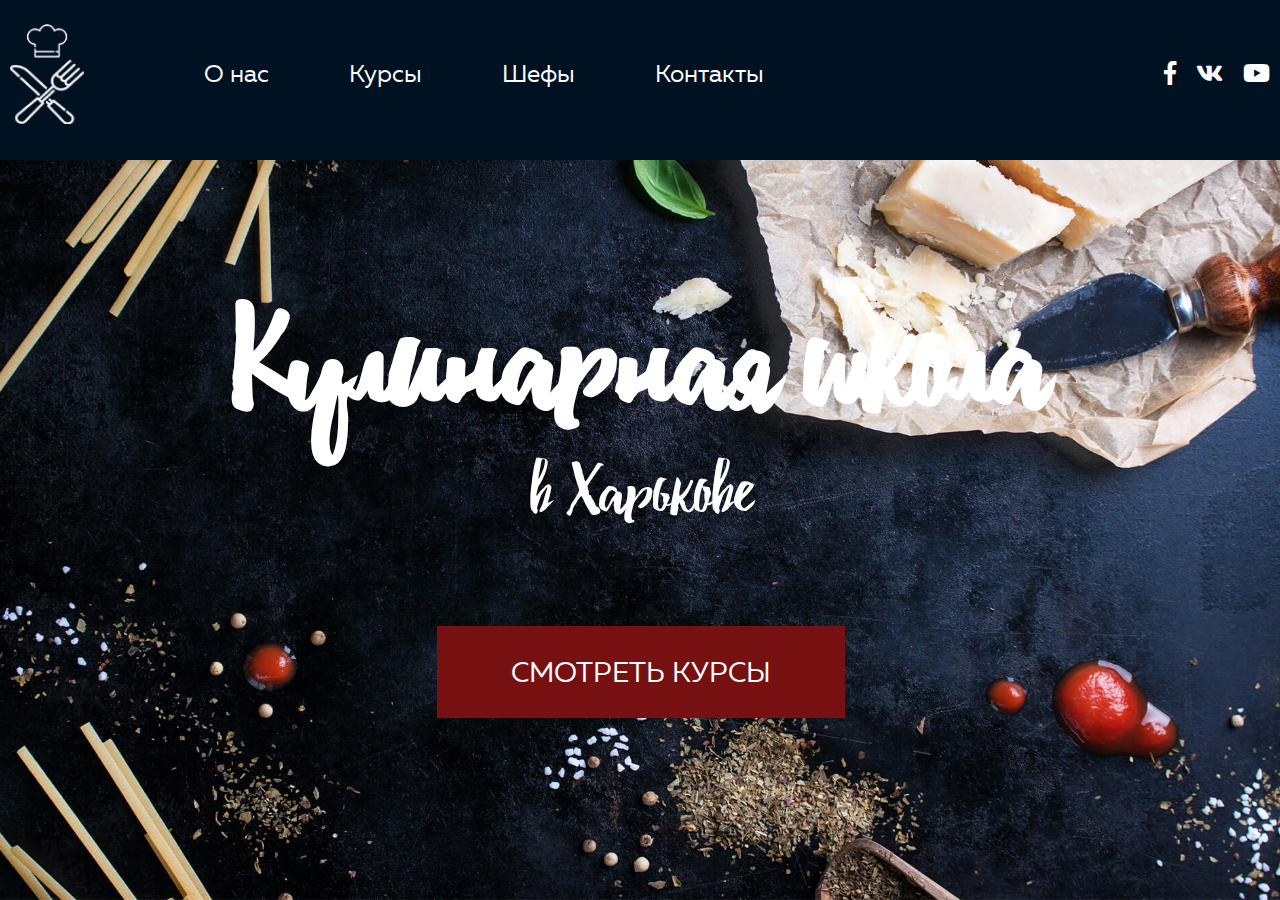
<file: index.html>
<!DOCTYPE html>
<html>
    <head>
        <meta charset="utf-8" />
        <title>Cooking school test</title>
        <link rel="stylesheet" href = "css/style.css">
    </head>
    <body>
        <div id="header">
            <div class="container">
                <div class="logo">
                    <a href="#">
                        <img src="img/logo-chef.png" alt=""/>
                    </a>
                </div>
                <!-- /.logo -->
                <ul class="header-nav">                    
                    <li><a href="#">О нас</a></li>
                    <li><a href="#">Курсы</a></li>
                    <li><a href="#">Шефы</a></li>
                    <li><a href="#">Контакты</a></li> 
                </ul>
                <!-- /ul.header-nav-->
                <ul class="social-nav">
                    <li><a href="#"><span class="fab fa-facebook-f"></span></a></li>
                    <li><a href="#"><span class="fab fa-vk"></span></a></li>
                    <li><a href="#"><span class="fab fa-youtube"></span></a></li>
                </ul>
                <!-- /ul.social-nav -->
            </div>
            <!-- /.container -->
        </div>
        <!-- /.header -->
        <div id="main">
            <div class="inner text-center">
                <div class="inner-content">
                    <div class="inner-title">
                        <h1><span>Кулинарная школа</span></h1>
                    </div>
                    <!-- /.inner-title --> 
                    <div class="inner-description">
                        <p>в Харькове</p>
                    </div>
                    <!-- /.inner-description -->     
                    <button class="btn btn-default text-uppercase">смотреть курсы</button>
                </div>
                <!-- /.inner-content -->    
            </div>
            <!-- /.inner -->
        </div>
        <!-- /#main -->   
    
    </body>
</html>
</file>
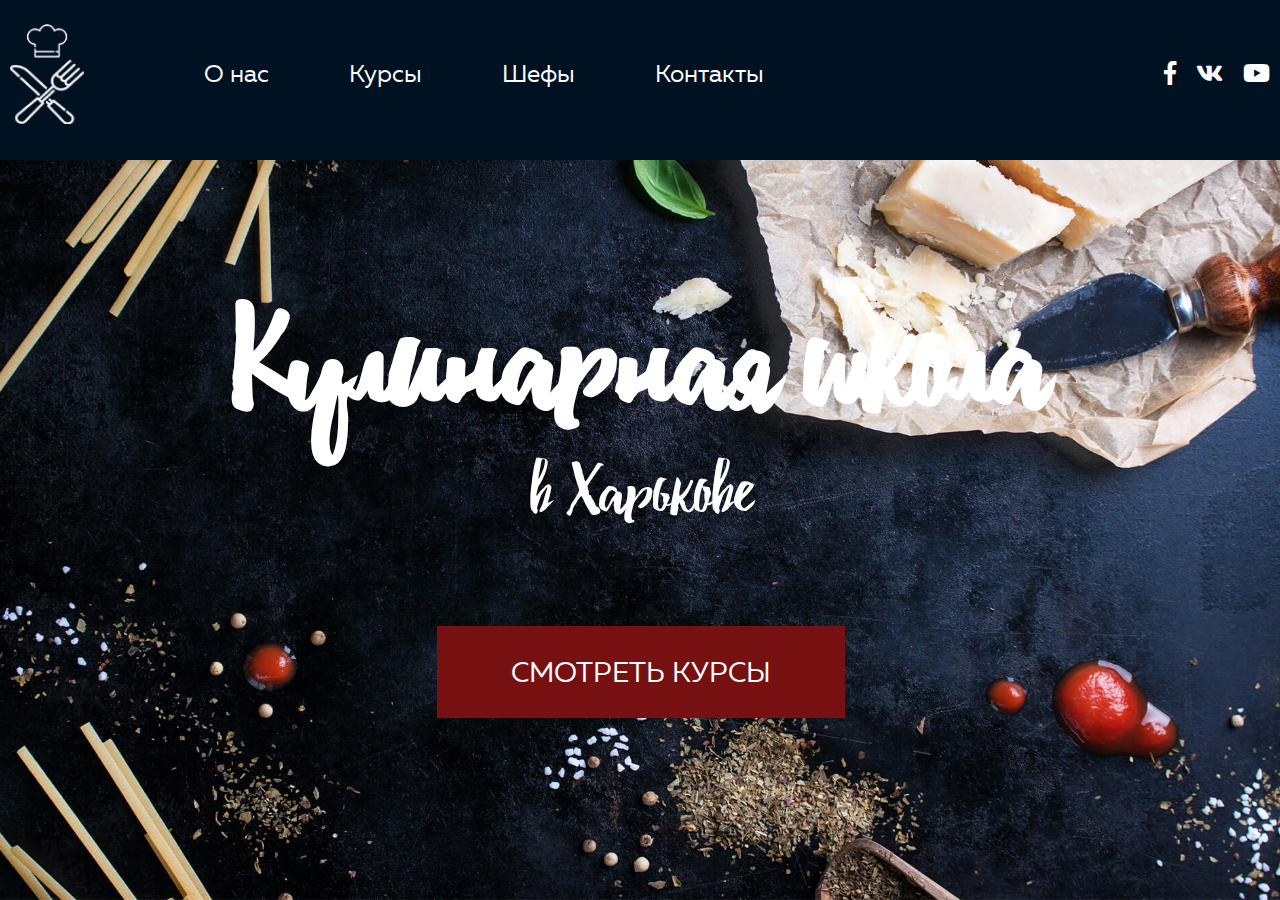
<file: www/index.html>
<!DOCTYPE html>
<html>
    <head>
        <meta charset="utf-8" />
        <title>Cooking school</title>
        <link rel="stylesheet" href = "css/style.css">
    </head>
    <body>
        <div id="header">
            <div class="container">
                <div class="logo">
                    <a href="#">
                        <img src="img/logo-chef.png" alt=""/>
                    </a>
                </div>
                <!-- /.logo -->
                <ul class="header-nav">                    
                    <li><a href="#">О нас</a></li>
                    <li><a href="#">Курсы</a></li>
                    <li><a href="#">Шефы</a></li>
                    <li><a href="#">Контакты</a></li>
                </ul>
                <!-- /ul.header-nav-->
                <ul class="social-nav">
                    <li><a href="#"><span class="fab fa-facebook-f"></span></a></li>
                    <li><a href="#"><span class="fab fa-vk"></span></a></li>
                    <li><a href="#"><span class="fab fa-youtube"></span></a></li>
                </ul>
                <!-- /ul.social-nav -->
            </div>
            <!-- /.container -->
        </div>
        <!-- /.header -->
        <div id="main">
            <div class="inner text-center">
                <div class="inner-content">
                    <div class="inner-title">
                        <h1><span>Кулинарная школа</span></h1>
                    </div>
                    <!-- /.inner-title --> 
                    <div class="inner-description">
                        <p>в Харькове</p>
                    </div>
                    <!-- /.inner-description -->     
                    <button class="btn btn-default text-uppercase">смотреть курсы</button>
                </div>
                <!-- /.inner-content -->    
            </div>
            <!-- /.inner -->
        </div>
        <!-- /#main -->   
    
    </body>
</html>
</file>
<file: css/style.css>
/*== Fonts ==*/

@font-face {
    font-family: 'debbyscript';
    src: url('../fonts/debby-webfont.woff2') format('woff2'),
         url('../fonts/debby-webfont.woff') format('woff');
    font-weight: normal;
    font-style: normal;
    font-display: swap;

}

@font-face {
    font-family: 'mullerregular';
    src: url('../fonts/fontfabric_-_mullerregular-webfont.woff2') format('woff2'),
         url('../fonts/fontfabric_-_mullerregular-webfont.woff') format('woff');
    font-weight: normal;
    font-style: normal;
    font-display: swap;
}

@font-face {
    font-family: 'Font Awesome 5 Brands';
    font-style: normal;
    font-weight: normal;
    src: url("../fonts/fa-brands-400.woff") format("woff");
    src: url("../fonts/fa-brands-400.woff2") format("woff2");
}


/*== Reset start ==*/

* {
    margin: 0;
    padding: 0;
    box-sizing: border-box;
}

html {
    font-size: 24px;
}

body {
    color: #fff;
    font-family: 'mullerregular', sans-serif;
}

a {
    color: inherit;
    text-decoration: none;
}

ul {
    list-style: none;
}

img {
    max-width: 100%;
}

/*== Reset end ==*/

/*== Default classes start ==*/

.text-center {
    text-align: center;
}

.text-right {
    text-align: right;
}

.text-left {
    text-align: left;
}

.text-uppercase {
    text-transform: uppercase;
}


/*== Default component start ==*/

#header {
    background-color: #001122;
    overflow: hidden;
    padding: 24px 0 36px;
    line-height: 4.17rem;
    position: fixed;
    left: 0;
    top: 0;
    width: 100%;
}

#header .container {
    max-width: 1560px;
    margin: 0 auto;
    padding: 0 10px;
} 

#header .logo {
    float: left;
    line-height: 0;
    margin-right: 120px;
}

#header .logo img {
    height: 100px;
}

#header .header-nav {
    float: left;
}

#header li {
    float: left;
}

#header .header-nav li + li {
    margin-left: 80px;
}

#header .social-nav {
    float: right;
}

#header .social-nav li + li {
    margin-left: 20px;
}

.btn {
    display: inline-block;
    font-size: 1.17rem;
    font-family: 'mullerregular', sans-serif;
    width: 50%;
    line-height: 3.67rem;
    color: #fff;
    border: 2px solid transparent;
    cursor: pointer;
}

.btn.btn-default {
    background-color: #771111;
}

.btn:hover {
    background-color: #ff6700;
}

.btn.disabled,
.btn[disabled] {
    background-color: lightgrey;
    cursor: not-allowed;
}

/*== Default component end ==*/

/*== Custom style start ==*/

.fab {
    font-family: 'Font Awesome 5 Brands';
    line-height: 0; 
}

.fa-facebook-f:before {
    content: "\f39e";
}
  
.fa-vk:before {
    content: "\f189";
}
  
.fa-youtube:before {
    content: "\f167";
}

.inner {
    background: url('../img/inner-bg.jpg') no-repeat center / cover;
    height: 100vh;
    padding: 160px 0 15px;
    /* tried another approach to vertical alignement
    position: relative; */
}

.inner::before {
    content: '';
    display: inline-block;
    height: 100%;
    vertical-align: middle;
    margin-left: -4px;
}

.inner-content {
    max-width: 820px;
    font-family: 'debbyscript', sans-serif;
    line-height: 4.17rem;
    display: inline-block;
    vertical-align: middle;
    /* == start: tried another approach to vertical alignement== */
    /* position: absolute;
    top: 50%;
    left: 50%;
    transform: translate(-50%, -50%); */
    /* == end: tried another approach to vertical alignement== */

}

.inner-title h1 {
    font-size: 6.25rem;
    display: inline-block;
}

.inner-description p {
    font-size: 3rem;
    margin-bottom: 80px;
    display: inline-block;  
}
  

/*== Custom style end ==*/
</file>
<file: www/css/style.css>
/*== Fonts ==*/

@font-face {
    font-family: 'debbyscript';
    src: url('../fonts/debby-webfont.woff2') format('woff2'),
         url('../fonts/debby-webfont.woff') format('woff');
    font-weight: normal;
    font-style: normal;
    font-display: swap;

}

@font-face {
    font-family: 'mullerregular';
    src: url('../fonts/fontfabric_-_mullerregular-webfont.woff2') format('woff2'),
         url('../fonts/fontfabric_-_mullerregular-webfont.woff') format('woff');
    font-weight: normal;
    font-style: normal;
    font-display: swap;
}

@font-face {
    font-family: 'Font Awesome 5 Brands';
    font-style: normal;
    font-weight: normal;
    src: url("../fonts/fa-brands-400.woff") format("woff");
    src: url("../fonts/fa-brands-400.woff2") format("woff2");
}


/*== Reset start ==*/

* {
    margin: 0;
    padding: 0;
    box-sizing: border-box;
}

html {
    font-size: 24px;
}

body {
    color: #fff;
    font-family: 'mullerregular', sans-serif;
}

a {
    color: inherit;
    text-decoration: none;
}

ul {
    list-style: none;
}

img {
    max-width: 100%;
}

/*== Reset end ==*/

/*== Default classes start ==*/

.text-center {
    text-align: center;
}

.text-right {
    text-align: right;
}

.text-left {
    text-align: left;
}

.text-uppercase {
    text-transform: uppercase;
}


/*== Default component start ==*/

#header {
    background-color: #001122;
    overflow: hidden;
    padding: 24px 0 36px;
    line-height: 4.17rem;
    position: fixed;
    left: 0;
    top: 0;
    width: 100%;
}

#header .container {
    max-width: 1560px;
    margin: 0 auto;
    padding: 0 10px;
} 

#header .logo {
    float: left;
    line-height: 0;
    margin-right: 120px;
}

#header .logo img {
    height: 100px;
}

#header .header-nav {
    float: left;
}

#header li {
    float: left;
}

#header .header-nav li + li {
    margin-left: 80px;
}

#header .social-nav {
    float: right;
}

#header .social-nav li + li {
    margin-left: 20px;
}

.btn {
    display: inline-block;
    font-size: 1.17rem;
    font-family: 'mullerregular', sans-serif;
    width: 50%;
    line-height: 3.67rem;
    color: #fff;
    border: 2px solid transparent;
    cursor: pointer;
}

.btn.btn-default {
    background-color: #771111;
}

.btn:hover {
    background-color: #ff6700;
}

.btn.disabled,
.btn[disabled] {
    background-color: lightgrey;
    cursor: not-allowed;
}

/*== Default component end ==*/

/*== Custom style start ==*/

.fab {
    font-family: 'Font Awesome 5 Brands';
    line-height: 0; 
}

.fa-facebook-f:before {
    content: "\f39e";
}
  
.fa-vk:before {
    content: "\f189";
}
  
.fa-youtube:before {
    content: "\f167";
}

.inner {
    background: url('../img/inner-bg.jpg') no-repeat center / cover;
    height: 100vh;
    padding: 160px 0 15px;
    /* tried another approach to vertical alignement
    position: relative; */
}

.inner::before {
    content: '';
    display: inline-block;
    height: 100%;
    vertical-align: middle;
    margin-left: -4px;
}

.inner-content {
    max-width: 820px;
    font-family: 'debbyscript', sans-serif;
    line-height: 4.17rem;
    display: inline-block;
    vertical-align: middle;
    /* == start: tried another approach to vertical alignement== */
    /* position: absolute;
    top: 50%;
    left: 50%;
    transform: translate(-50%, -50%); */
    /* == end: tried another approach to vertical alignement== */

}

.inner-title h1 {
    font-size: 6.25rem;
    display: inline-block;
}

.inner-description p {
    font-size: 3rem;
    margin-bottom: 80px;
    display: inline-block;  
}
  

/*== Custom style end ==*/
</file>
